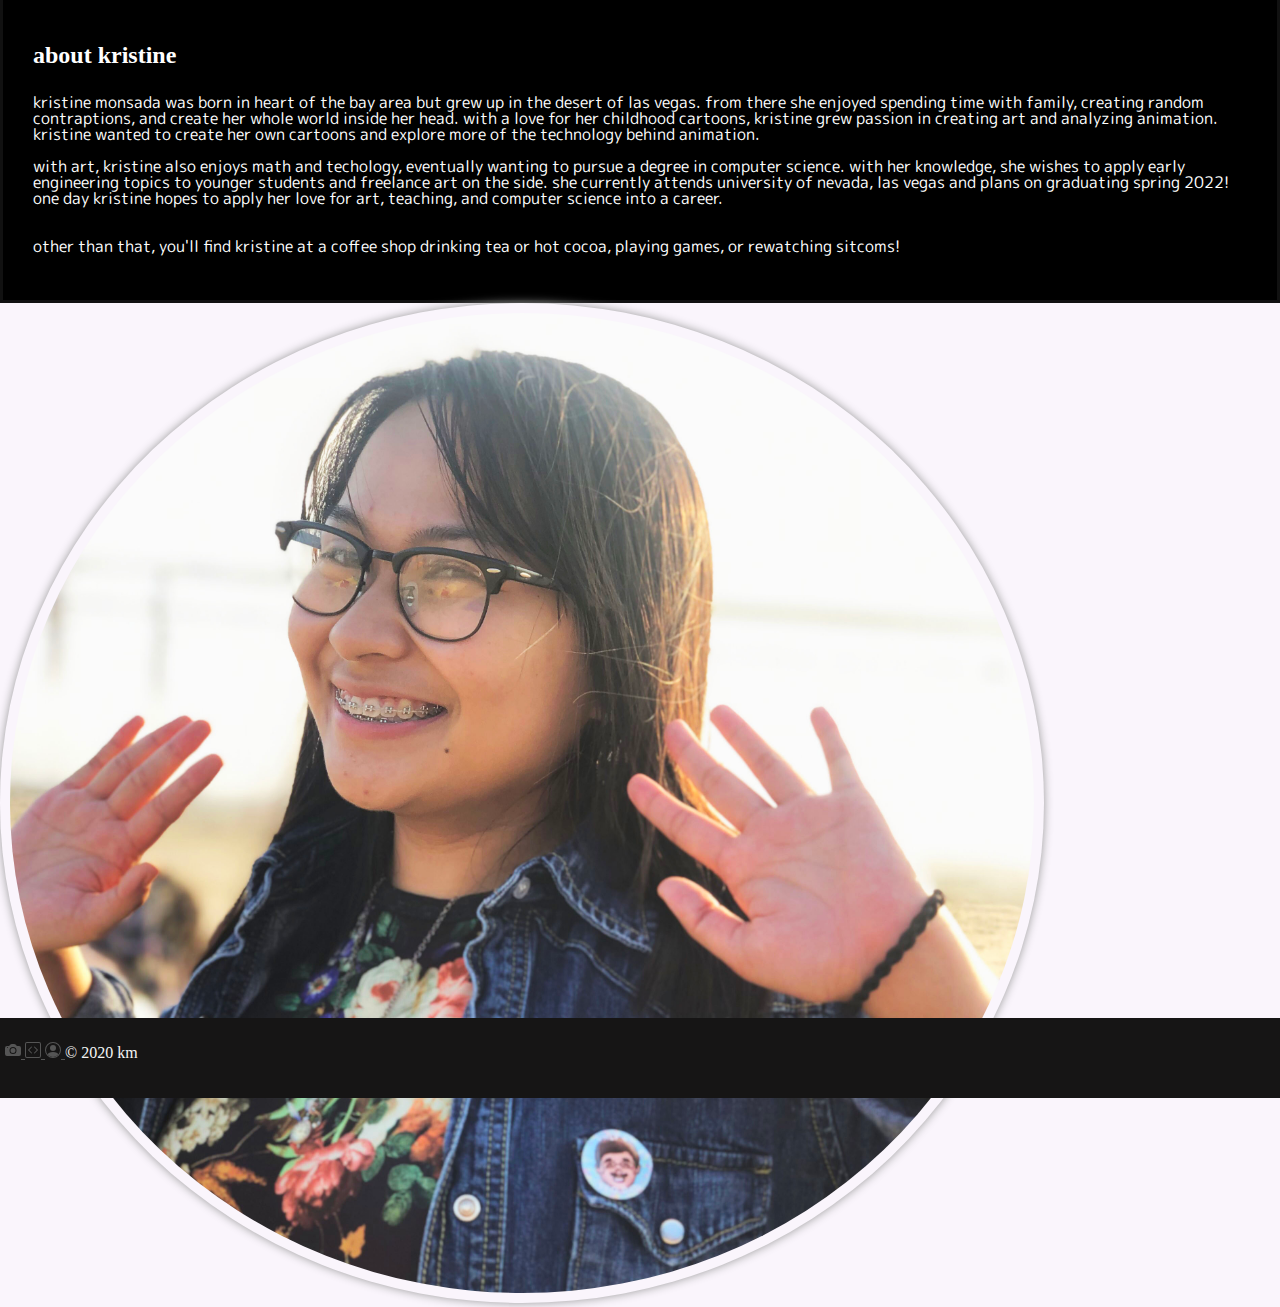
<file: about.html>
<!DOCTYPE html>
<html lang="en">
  <head>
  
    <title>about.</title>
    <meta charset="utf-8">
    <meta name="viewport" content="width=device-width, initial-scale=1">
    <link rel="stylesheet" href="https://stackpath.bootstrapcdn.com/bootstrap/4.1.3/css/bootstrap.min.css" integrity="sha384-MCw98/SFnGE8fJT3GXwEOngsV7Zt27NXFoaoApmYm81iuXoPkFOJwJ8ERdknLPMO" crossorigin="anonymous">
    <link rel="stylesheet" type="text/css" href="main.css">
    <style>
      @import url('https://fonts.googleapis.com/css2?family=M+PLUS+Rounded+1c&display=swap');
    </style>
  </head>
<body>
<script src="https://code.jquery.com/jquery-3.3.1.slim.min.js" integrity="sha384-q8i/X+965DzO0rT7abK41JStQIAqVgRVzpbzo5smXKp4YfRvH+8abtTE1Pi6jizo" crossorigin="anonymous"></script>
<script src="https://stackpath.bootstrapcdn.com/bootstrap/4.1.3/js/bootstrap.min.js" integrity="sha384-ChfqqxuZUCnJSK3+MXmPNIyE6ZbWh2IMqE241rYiqJxyMiZ6OW/JmZQ5stwEULTy" crossorigin="anonymous"></script>

<nav class="navbar navbar-expand-md">
  <a class="navbar-brand" href="https://kristinethellama.github.io/"><img src="images/logo.png" class="img-responsive" alt=""/></a></div>
  <button class="navbar-toggler navbar-dark" type="button" data-toggle="collapse" data-target="#main-navigation">
    <span class="navbar-toggler-icon"></span>
  </button>
  <div class="collapse navbar-collapse" id="main-navigation">
    <ul class="navbar-nav">
      <li class="nav-item">
        <a class="nav-link" href="./index.html">welcome</a>
      </li>
      <li class="nav-item">
        <a class="nav-link" href="./about.html">about</a>
      </li>
      <li class="nav-item">
          <a class="nav-link" href="./portfolio.html">work</a>
      </li>
      <li class="nav-item">
          <a class="nav-link" href="./experience.html">experience</a>
      </li>
      <li class="nav-item">
        <a class="nav-link" href="./contact.html">contact</a>
      </li>
    </ul>
  </div>
</nav>

        <div class="aboutstuff">
            <section id="aboutme">
                <div class="container">
                        <div class="row">
                            <div class="col-sm-7">
                                <div class="coolborder">
                                    <h2 class="text-center">about kristine</h2>
                                    <p>kristine monsada was born in heart of the bay area but grew up in the desert of las vegas. from there she enjoyed spending time with 
                                        family, creating random contraptions, and create her whole world inside her head. with a love for her childhood cartoons, kristine grew passion 
                                        in creating art and analyzing animation. kristine wanted to create her own cartoons and explore more of the technology behind animation.
                                    <br><br>with art, kristine also enjoys math and techology, eventually wanting to pursue a degree in computer science. with her knowledge, she wishes to
                                        apply early engineering topics to younger students and freelance art on the side. she currently attends university of nevada, las vegas and plans on
                                        graduating spring 2022! one day kristine hopes to apply her love for art, teaching, and computer science into a career.</br></br>
                                    <br>other than that, you'll find kristine at a coffee shop drinking tea or hot cocoa, playing games, or rewatching sitcoms!</br>
                                    </p>
                                </div>
                            </div>
                            <div class="col-sm-5">
                                <div class="image-wrap">
                                    <img src="images/pfp.jpg" style="max-width:100%;height:auto;">
                                </div>
                            </div>
                        </div>
                </div>
            </section>
        </div>


        <footer class="footer">
          <div class="container">
            <div class="p-row">
              <div class="p-column">
                <a class="navbar-brand" href="https://www.instagram.com/kristinethellama/">
                  <svg width="1em" height="1em" viewBox="0 0 16 16" class="bi bi-camera-fill" fill="currentColor" xmlns="http://www.w3.org/2000/svg" class="img-responsive" alt="">
                    <path d="M10.5 8.5a2.5 2.5 0 1 1-5 0 2.5 2.5 0 0 1 5 0z"/>
                    <path fill-rule="evenodd" d="M2 4a2 2 0 0 0-2 2v6a2 2 0 0 0 2 2h12a2 2 0 0 0 2-2V6a2 2 0 0 0-2-2h-1.172a2 2 0 0 1-1.414-.586l-.828-.828A2 2 0 0 0 9.172 2H6.828a2 2 0 0 0-1.414.586l-.828.828A2 2 0 0 1 3.172 4H2zm.5 2a.5.5 0 1 0 0-1 .5.5 0 0 0 0 1zm9 2.5a3.5 3.5 0 1 1-7 0 3.5 3.5 0 0 1 7 0z"/>
                  </svg>
                </a>
        
                <a class="navbar-brand" href="https://github.com/kristinethellama">
                  <svg width="1em" height="1em" viewBox="0 0 16 16" class="bi bi-code-square" fill="currentColor" xmlns="http://www.w3.org/2000/svg">
                    <path fill-rule="evenodd" d="M14 1H2a1 1 0 0 0-1 1v12a1 1 0 0 0 1 1h12a1 1 0 0 0 1-1V2a1 1 0 0 0-1-1zM2 0a2 2 0 0 0-2 2v12a2 2 0 0 0 2 2h12a2 2 0 0 0 2-2V2a2 2 0 0 0-2-2H2z"/>
                    <path fill-rule="evenodd" d="M6.854 4.646a.5.5 0 0 1 0 .708L4.207 8l2.647 2.646a.5.5 0 0 1-.708.708l-3-3a.5.5 0 0 1 0-.708l3-3a.5.5 0 0 1 .708 0zm2.292 0a.5.5 0 0 0 0 .708L11.793 8l-2.647 2.646a.5.5 0 0 0 .708.708l3-3a.5.5 0 0 0 0-.708l-3-3a.5.5 0 0 0-.708 0z"/>
                  </svg>
                </a>
        
                <a class="navbar-brand" href="https://www.linkedin.com/in/kristine-m-838215123/">
                  <svg width="1em" height="1em" viewBox="0 0 16 16" class="bi bi-person-circle" fill="currentColor" xmlns="http://www.w3.org/2000/svg">
                    <path d="M13.468 12.37C12.758 11.226 11.195 10 8 10s-4.757 1.225-5.468 2.37A6.987 6.987 0 0 0 8 15a6.987 6.987 0 0 0 5.468-2.63z"/>
                    <path fill-rule="evenodd" d="M8 9a3 3 0 1 0 0-6 3 3 0 0 0 0 6z"/>
                    <path fill-rule="evenodd" d="M8 1a7 7 0 1 0 0 14A7 7 0 0 0 8 1zM0 8a8 8 0 1 1 16 0A8 8 0 0 1 0 8z"/>
                  </svg>
                </a>
                <span class="text-muted" style="color: whitesmoke">© 2020 km</span>
        
              </div>            
              </div>
            </div>
          </div>
        </footer>

</body>
</html>
</file>
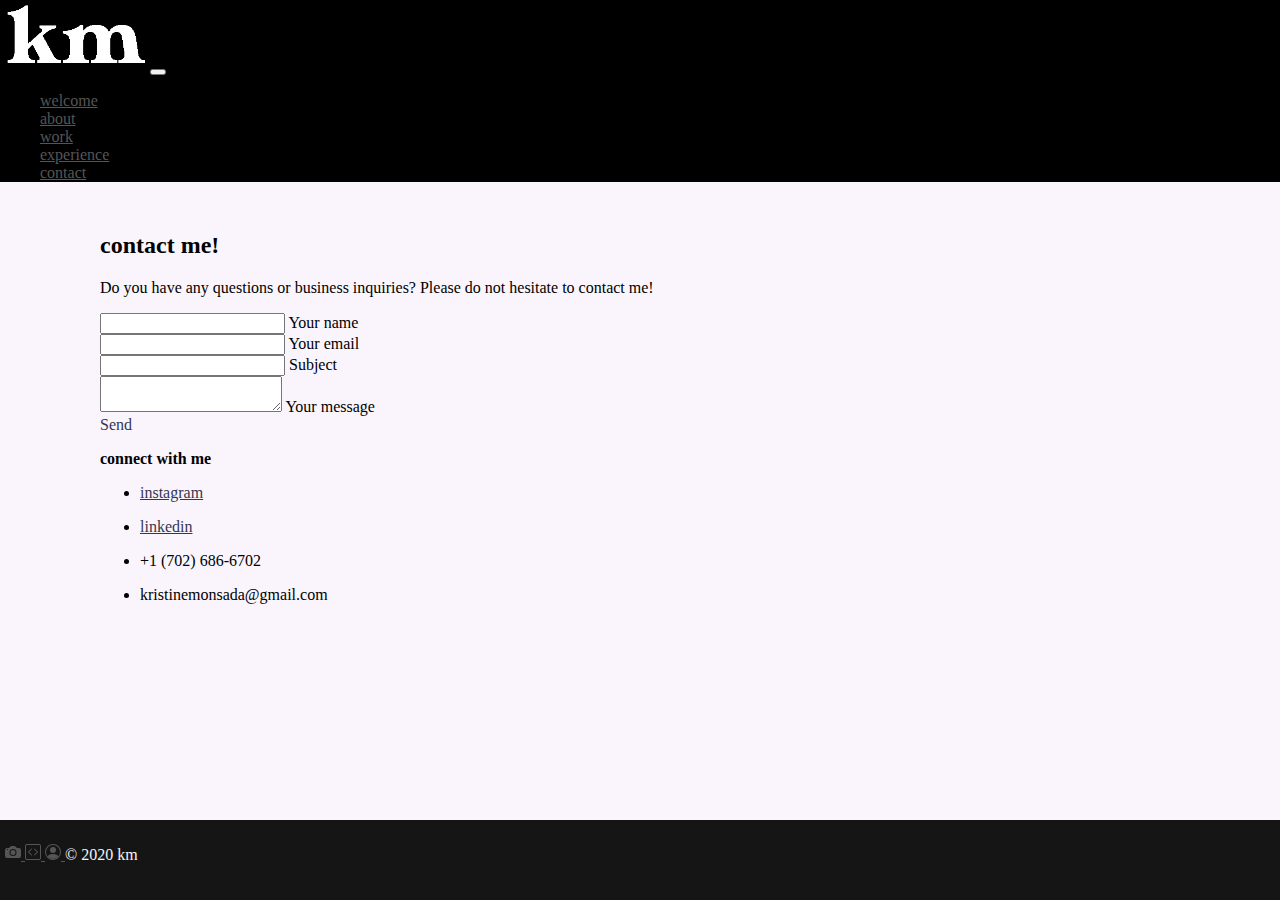
<file: contact.html>
<!DOCTYPE html>
<html lang="en">
  <head>
  
    <title>contact me.</title>
    <meta charset="utf-8">
    <meta name="viewport" content="width=device-width, initial-scale=1">
    <link rel="stylesheet" href="https://stackpath.bootstrapcdn.com/bootstrap/4.1.3/css/bootstrap.min.css" integrity="sha384-MCw98/SFnGE8fJT3GXwEOngsV7Zt27NXFoaoApmYm81iuXoPkFOJwJ8ERdknLPMO" crossorigin="anonymous">
    <link rel="stylesheet" type="text/css" href="main.css">
    <style>
      @import url('https://fonts.googleapis.com/css2?family=M+PLUS+Rounded+1c&display=swap');
      </style>
  </head>
<body>
<script src="https://code.jquery.com/jquery-3.3.1.slim.min.js" integrity="sha384-q8i/X+965DzO0rT7abK41JStQIAqVgRVzpbzo5smXKp4YfRvH+8abtTE1Pi6jizo" crossorigin="anonymous"></script>
<script src="https://stackpath.bootstrapcdn.com/bootstrap/4.1.3/js/bootstrap.min.js" integrity="sha384-ChfqqxuZUCnJSK3+MXmPNIyE6ZbWh2IMqE241rYiqJxyMiZ6OW/JmZQ5stwEULTy" crossorigin="anonymous"></script>


<nav class="navbar navbar-expand-md">
  <a class="navbar-brand" href="https://kristinethellama.github.io/"><img src="images/logo.png" class="img-responsive" alt=""/></a></div>
  <button class="navbar-toggler navbar-dark" type="button" data-toggle="collapse" data-target="#main-navigation">
    <span class="navbar-toggler-icon"></span>
  </button>
  <div class="collapse navbar-collapse" id="main-navigation">
    <ul class="navbar-nav">
      <li class="nav-item">
        <a class="nav-link" href="./index.html">welcome</a>
      </li>
      <li class="nav-item">
        <a class="nav-link" href="./about.html">about</a>
      </li>
      <li class="nav-item">
          <a class="nav-link" href="./portfolio.html">work</a>
      </li>
      <li class="nav-item">
          <a class="nav-link" href="./experience.html">experience</a>
      </li>
      <li class="nav-item">
        <a class="nav-link" href="./contact.html">contact</a>
      </li>
    </ul>
  </div>
</nav>

<!--Section: Contact v.2-->
<section class="mb-4">

  <!--Section heading-->
  <h2 class="h1-responsive font-weight-bold text-center my-4">contact me!</h2>
  <!--Section description-->
  <p class="text-center w-responsive mx-auto mb-5">Do you have any questions or business inquiries? Please do not hesitate to contact me!</p>

  <div class="row">

      <!--Grid column-->
      <div class="col-md-9 mb-md-0 mb-5">
          <form id="contact-form" name="contact-form" action="mail.php" method="POST">

              <!--Grid row-->
              <div class="row">

                  <!--Grid column-->
                  <div class="col-md-6">
                      <div class="md-form mb-0">
                          <input type="text" id="name" name="name" class="form-control">
                          <label for="name" class="">Your name</label>
                      </div>
                  </div>
                  <!--Grid column-->

                  <!--Grid column-->
                  <div class="col-md-6">
                      <div class="md-form mb-0">
                          <input type="text" id="email" name="email" class="form-control">
                          <label for="email" class="">Your email</label>
                      </div>
                  </div>
                  <!--Grid column-->

              </div>
              <!--Grid row-->

              <!--Grid row-->
              <div class="row">
                  <div class="col-md-12">
                      <div class="md-form mb-0">
                          <input type="text" id="subject" name="subject" class="form-control">
                          <label for="subject" class="">Subject</label>
                      </div>
                  </div>
              </div>
              <!--Grid row-->

              <!--Grid row-->
              <div class="row">

                  <!--Grid column-->
                  <div class="col-md-12">

                      <div class="md-form">
                          <textarea type="text" id="message" name="message" rows="2" class="form-control md-textarea"></textarea>
                          <label for="message">Your message</label>
                      </div>

                  </div>
              </div>
              <!--Grid row-->

          </form>

          <div class="text-center text-md-left">
            <a class="btn btn-primary" onclick="validateForm();">Send</a>
          </div>
          <div class="status"></div>
      </div>
      <!--Grid column-->

      <!--Grid column-->
      <div class="col-md-3 text-center">
        <p><b>connect with me</b></p>
          <ul class="list-unstyled mb-0">
              <li><i class="fas fa-map-marker-alt fa-2x"></i>
                <p><a href="https://www.instagram.com/kristinethellama/">instagram</a></p>
              </li>

              <li><i class="fas fa-map-marker-alt fa-2x"></i>
                <p><a href="https://www.linkedin.com/in/kristine-m-838215123/">linkedin</a></p>
              </li>

              <li><i class="fas fa-phone mt-4 fa-2x"></i>
                  <p>+1 (702) 686-6702</p>
              </li>

              <li><i class="fas fa-envelope mt-4 fa-2x"></i>
                  <p>kristinemonsada@gmail.com</p>
              </li>
          </ul>
      </div>
      <!--Grid column-->

  </div>

</section>
<!--Section: Contact v.2-->

<footer class="footer">
  <div class="container">
    <div class="p-row">
      <div class="p-column">
        <a class="navbar-brand" href="https://www.instagram.com/kristinethellama/">
          <svg width="1em" height="1em" viewBox="0 0 16 16" class="bi bi-camera-fill" fill="currentColor" xmlns="http://www.w3.org/2000/svg" class="img-responsive" alt="">
            <path d="M10.5 8.5a2.5 2.5 0 1 1-5 0 2.5 2.5 0 0 1 5 0z"/>
            <path fill-rule="evenodd" d="M2 4a2 2 0 0 0-2 2v6a2 2 0 0 0 2 2h12a2 2 0 0 0 2-2V6a2 2 0 0 0-2-2h-1.172a2 2 0 0 1-1.414-.586l-.828-.828A2 2 0 0 0 9.172 2H6.828a2 2 0 0 0-1.414.586l-.828.828A2 2 0 0 1 3.172 4H2zm.5 2a.5.5 0 1 0 0-1 .5.5 0 0 0 0 1zm9 2.5a3.5 3.5 0 1 1-7 0 3.5 3.5 0 0 1 7 0z"/>
          </svg>
        </a>

        <a class="navbar-brand" href="https://github.com/kristinethellama">
          <svg width="1em" height="1em" viewBox="0 0 16 16" class="bi bi-code-square" fill="currentColor" xmlns="http://www.w3.org/2000/svg">
            <path fill-rule="evenodd" d="M14 1H2a1 1 0 0 0-1 1v12a1 1 0 0 0 1 1h12a1 1 0 0 0 1-1V2a1 1 0 0 0-1-1zM2 0a2 2 0 0 0-2 2v12a2 2 0 0 0 2 2h12a2 2 0 0 0 2-2V2a2 2 0 0 0-2-2H2z"/>
            <path fill-rule="evenodd" d="M6.854 4.646a.5.5 0 0 1 0 .708L4.207 8l2.647 2.646a.5.5 0 0 1-.708.708l-3-3a.5.5 0 0 1 0-.708l3-3a.5.5 0 0 1 .708 0zm2.292 0a.5.5 0 0 0 0 .708L11.793 8l-2.647 2.646a.5.5 0 0 0 .708.708l3-3a.5.5 0 0 0 0-.708l-3-3a.5.5 0 0 0-.708 0z"/>
          </svg>
        </a>

        <a class="navbar-brand" href="https://www.linkedin.com/in/kristine-m-838215123/">
          <svg width="1em" height="1em" viewBox="0 0 16 16" class="bi bi-person-circle" fill="currentColor" xmlns="http://www.w3.org/2000/svg">
            <path d="M13.468 12.37C12.758 11.226 11.195 10 8 10s-4.757 1.225-5.468 2.37A6.987 6.987 0 0 0 8 15a6.987 6.987 0 0 0 5.468-2.63z"/>
            <path fill-rule="evenodd" d="M8 9a3 3 0 1 0 0-6 3 3 0 0 0 0 6z"/>
            <path fill-rule="evenodd" d="M8 1a7 7 0 1 0 0 14A7 7 0 0 0 8 1zM0 8a8 8 0 1 1 16 0A8 8 0 0 1 0 8z"/>
          </svg>
        </a>
        <span class="text-muted" style="color: whitesmoke">© 2020 km</span>

      </div>            
      </div>
    </div>
  </div>
</footer>

</body>
</html>
</file>
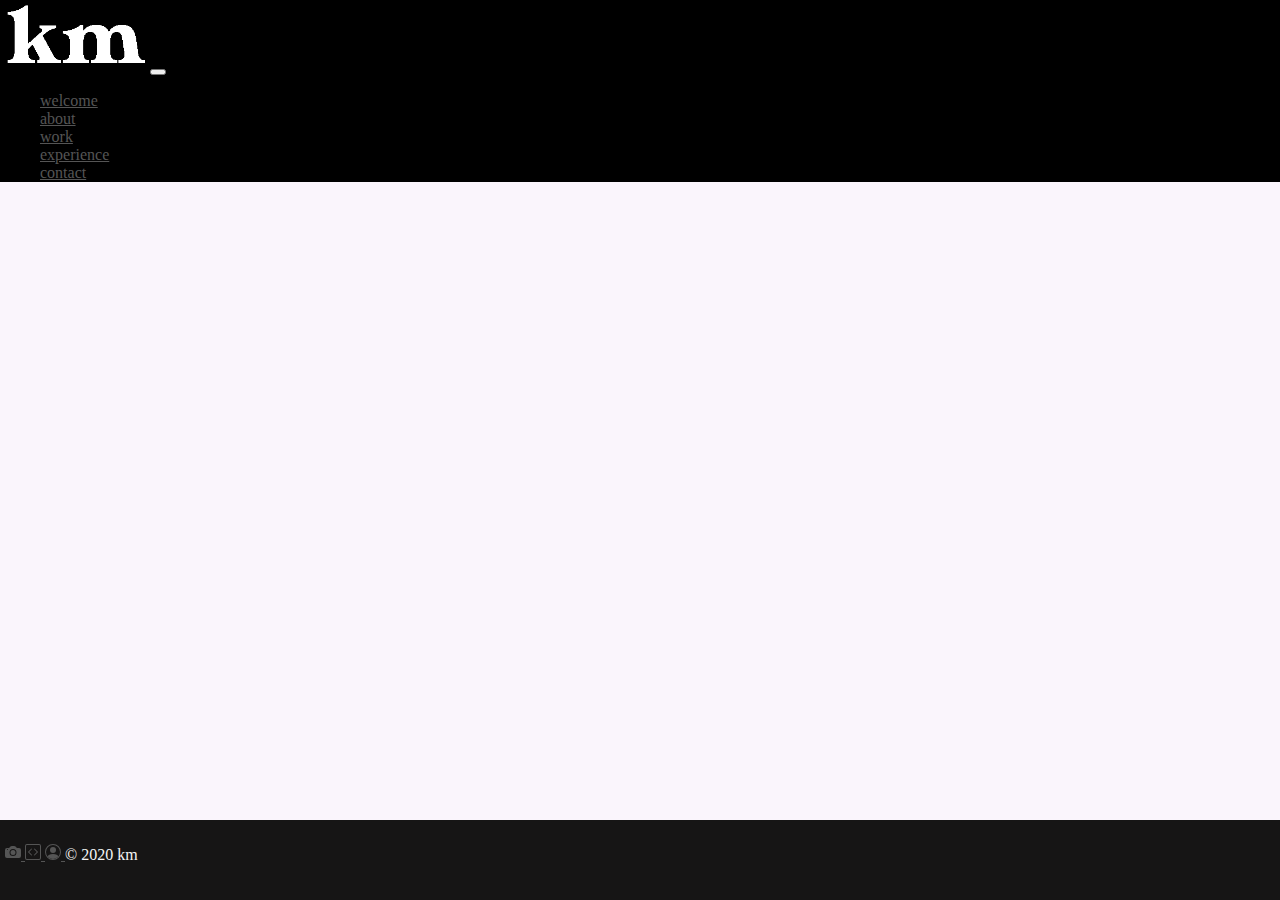
<file: experience.html>
<!DOCTYPE html>
<html lang="en">
<head>
    <link rel="stylesheet" href="https://stackpath.bootstrapcdn.com/bootstrap/4.1.3/css/bootstrap.min.css" integrity="sha384-MCw98/SFnGE8fJT3GXwEOngsV7Zt27NXFoaoApmYm81iuXoPkFOJwJ8ERdknLPMO" crossorigin="anonymous">
    <link rel="stylesheet" type="text/css" href="main.css">
    <style>
      @import url('https://fonts.googleapis.com/css2?family=M+PLUS+Rounded+1c&display=swap');
      </style>
    <title>kristine monsada.</title>
  
  <meta charset="utf-8">
  <meta name="viewport" content="width=device-width, initial-scale=1">
</head>
<body>
    <script src="https://code.jquery.com/jquery-3.3.1.slim.min.js" integrity="sha384-q8i/X+965DzO0rT7abK41JStQIAqVgRVzpbzo5smXKp4YfRvH+8abtTE1Pi6jizo" crossorigin="anonymous"></script>
    <script src="https://stackpath.bootstrapcdn.com/bootstrap/4.1.3/js/bootstrap.min.js" integrity="sha384-ChfqqxuZUCnJSK3+MXmPNIyE6ZbWh2IMqE241rYiqJxyMiZ6OW/JmZQ5stwEULTy" crossorigin="anonymous"></script>
    <script src="main.js"></script>

    
    <nav class="navbar navbar-expand-md">
        <a class="navbar-brand" href="https://kristinethellama.github.io/"><img src="images/logo.png" class="img-responsive" alt=""/></a></div>
        <button class="navbar-toggler navbar-dark" type="button" data-toggle="collapse" data-target="#main-navigation">
          <span class="navbar-toggler-icon"></span>
        </button>
        <div class="collapse navbar-collapse" id="main-navigation">
          <ul class="navbar-nav">
            <li class="nav-item">
              <a class="nav-link" href="./index.html">welcome</a>
            </li>
            <li class="nav-item">
              <a class="nav-link" href="./about.html">about</a>
            </li>
            <li class="nav-item">
                <a class="nav-link" href="./portfolio.html">work</a>
            </li>
            <li class="nav-item">
                <a class="nav-link" href="./experience.html">experience</a>
            </li>
            <li class="nav-item">
              <a class="nav-link" href="./contact.html">contact</a>
            </li>
          </ul>
        </div>
    </nav>
    

    <footer class="footer">
        <div class="container">
          <div class="p-row">
            <div class="p-column">
              <a class="navbar-brand" href="https://www.instagram.com/kristinethellama/">
                <svg width="1em" height="1em" viewBox="0 0 16 16" class="bi bi-camera-fill" fill="currentColor" xmlns="http://www.w3.org/2000/svg" class="img-responsive" alt="">
                  <path d="M10.5 8.5a2.5 2.5 0 1 1-5 0 2.5 2.5 0 0 1 5 0z"/>
                  <path fill-rule="evenodd" d="M2 4a2 2 0 0 0-2 2v6a2 2 0 0 0 2 2h12a2 2 0 0 0 2-2V6a2 2 0 0 0-2-2h-1.172a2 2 0 0 1-1.414-.586l-.828-.828A2 2 0 0 0 9.172 2H6.828a2 2 0 0 0-1.414.586l-.828.828A2 2 0 0 1 3.172 4H2zm.5 2a.5.5 0 1 0 0-1 .5.5 0 0 0 0 1zm9 2.5a3.5 3.5 0 1 1-7 0 3.5 3.5 0 0 1 7 0z"/>
                </svg>
              </a>
      
              <a class="navbar-brand" href="https://github.com/kristinethellama">
                <svg width="1em" height="1em" viewBox="0 0 16 16" class="bi bi-code-square" fill="currentColor" xmlns="http://www.w3.org/2000/svg">
                  <path fill-rule="evenodd" d="M14 1H2a1 1 0 0 0-1 1v12a1 1 0 0 0 1 1h12a1 1 0 0 0 1-1V2a1 1 0 0 0-1-1zM2 0a2 2 0 0 0-2 2v12a2 2 0 0 0 2 2h12a2 2 0 0 0 2-2V2a2 2 0 0 0-2-2H2z"/>
                  <path fill-rule="evenodd" d="M6.854 4.646a.5.5 0 0 1 0 .708L4.207 8l2.647 2.646a.5.5 0 0 1-.708.708l-3-3a.5.5 0 0 1 0-.708l3-3a.5.5 0 0 1 .708 0zm2.292 0a.5.5 0 0 0 0 .708L11.793 8l-2.647 2.646a.5.5 0 0 0 .708.708l3-3a.5.5 0 0 0 0-.708l-3-3a.5.5 0 0 0-.708 0z"/>
                </svg>
              </a>
      
              <a class="navbar-brand" href="https://www.linkedin.com/in/kristine-m-838215123/">
                <svg width="1em" height="1em" viewBox="0 0 16 16" class="bi bi-person-circle" fill="currentColor" xmlns="http://www.w3.org/2000/svg">
                  <path d="M13.468 12.37C12.758 11.226 11.195 10 8 10s-4.757 1.225-5.468 2.37A6.987 6.987 0 0 0 8 15a6.987 6.987 0 0 0 5.468-2.63z"/>
                  <path fill-rule="evenodd" d="M8 9a3 3 0 1 0 0-6 3 3 0 0 0 0 6z"/>
                  <path fill-rule="evenodd" d="M8 1a7 7 0 1 0 0 14A7 7 0 0 0 8 1zM0 8a8 8 0 1 1 16 0A8 8 0 0 1 0 8z"/>
                </svg>
              </a>
              <span class="text-muted" style="color: whitesmoke">© 2020 km</span>
      
            </div>            
            </div>
          </div>
        </div>
      </footer>
</body>
</html>
</file>
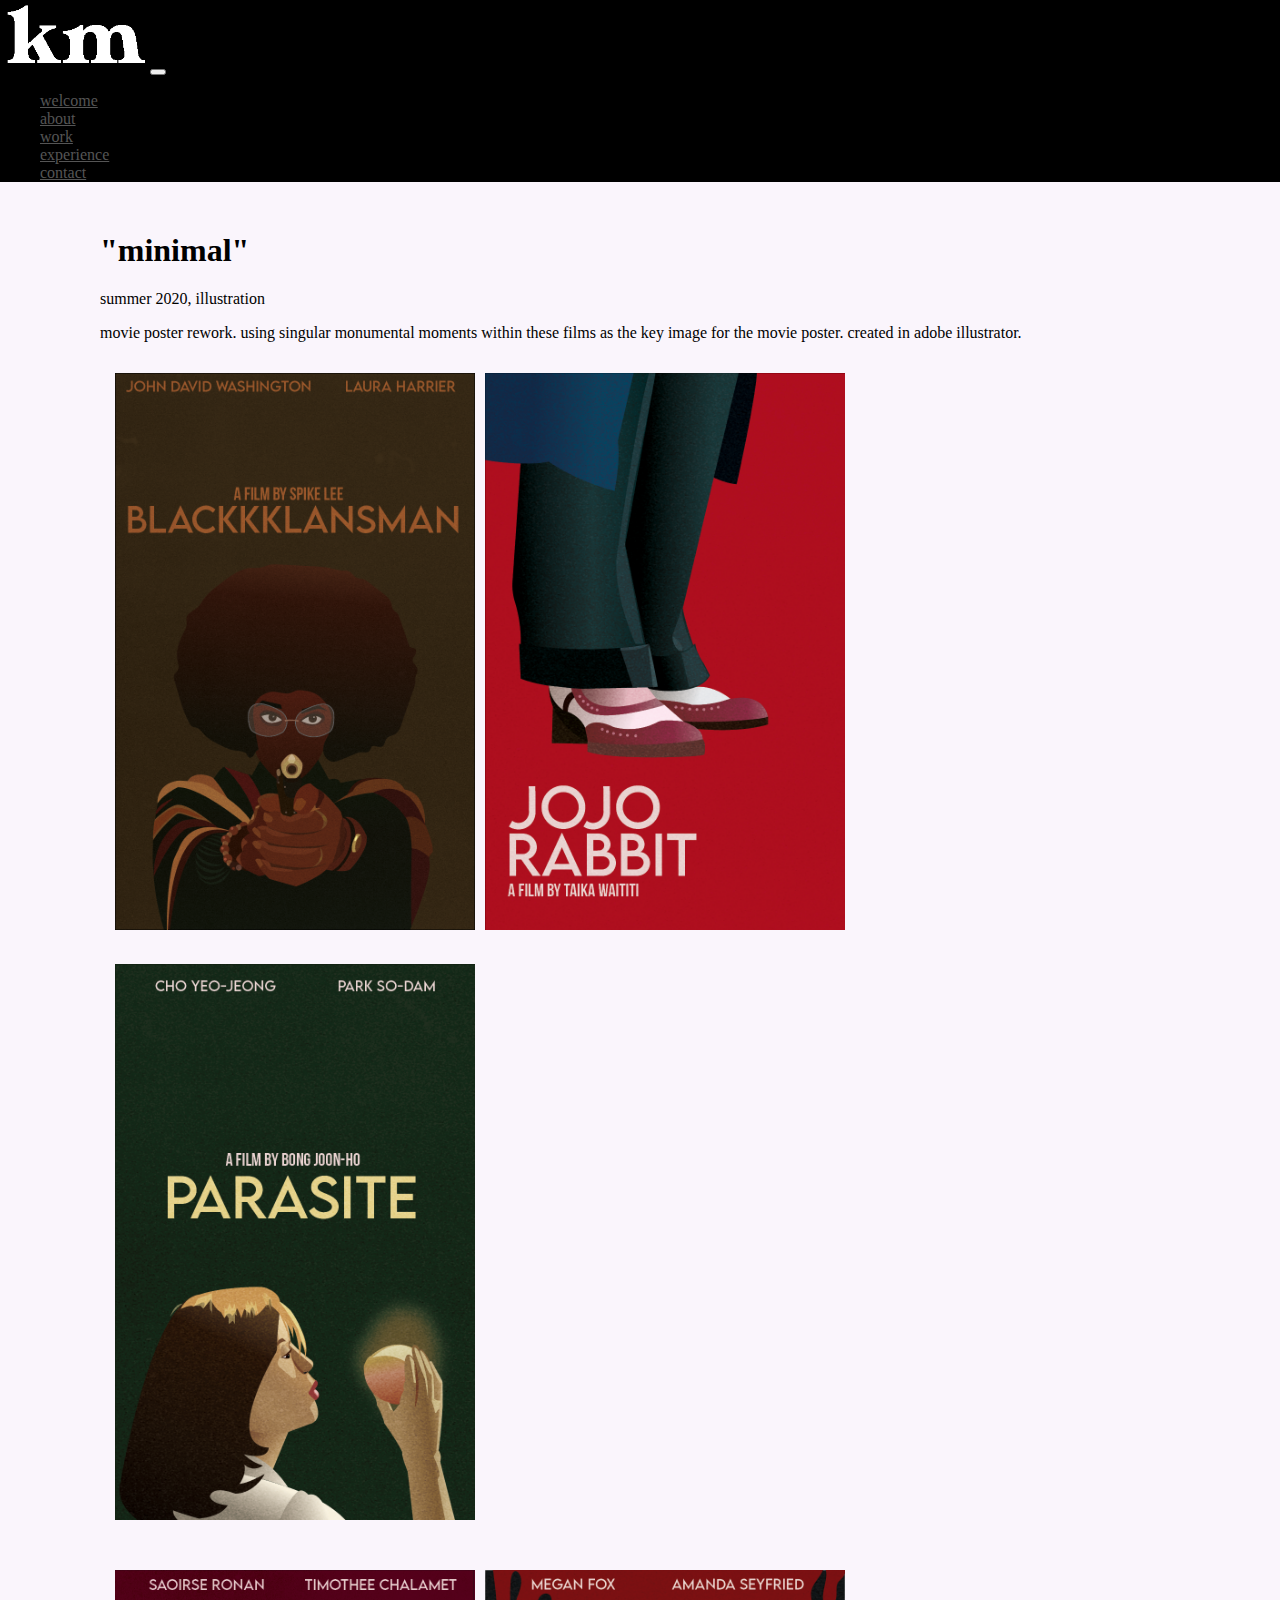
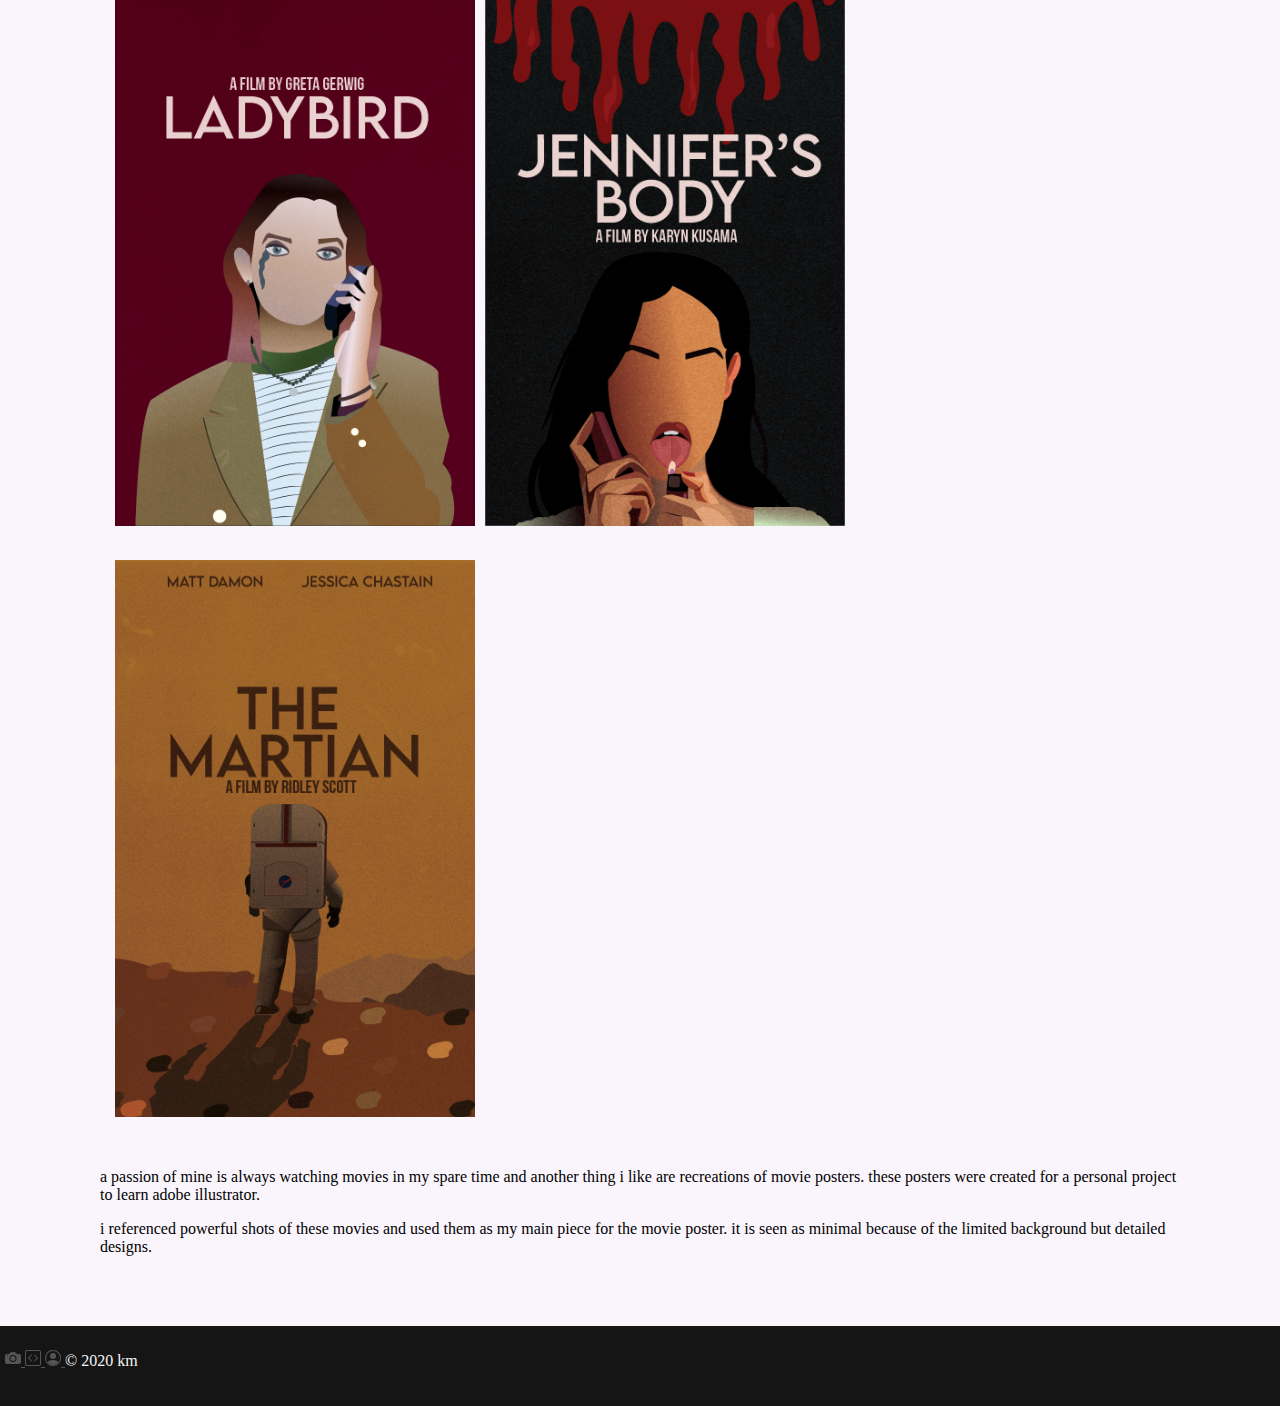
<file: portfolio.html>
<!DOCTYPE html>
<html lang="en">
  <head>
  
    <title>work.</title>
    <meta charset="utf-8">
    <meta name="viewport" content="width=device-width, initial-scale=1">
    <link rel="stylesheet" href="https://stackpath.bootstrapcdn.com/bootstrap/4.1.3/css/bootstrap.min.css" integrity="sha384-MCw98/SFnGE8fJT3GXwEOngsV7Zt27NXFoaoApmYm81iuXoPkFOJwJ8ERdknLPMO" crossorigin="anonymous">
    <link rel="stylesheet" type="text/css" href="main.css">
    <style>
      @import url('https://fonts.googleapis.com/css2?family=M+PLUS+Rounded+1c&display=swap');
      </style>
  </head>
<body>
<script src="https://code.jquery.com/jquery-3.3.1.slim.min.js" integrity="sha384-q8i/X+965DzO0rT7abK41JStQIAqVgRVzpbzo5smXKp4YfRvH+8abtTE1Pi6jizo" crossorigin="anonymous"></script>
<script src="https://stackpath.bootstrapcdn.com/bootstrap/4.1.3/js/bootstrap.min.js" integrity="sha384-ChfqqxuZUCnJSK3+MXmPNIyE6ZbWh2IMqE241rYiqJxyMiZ6OW/JmZQ5stwEULTy" crossorigin="anonymous"></script>

<nav class="navbar navbar-expand-md">
  <a class="navbar-brand" href="https://kristinethellama.github.io/"><img src="images/logo.png" class="img-responsive" alt=""/></a></div>
  <button class="navbar-toggler navbar-dark" type="button" data-toggle="collapse" data-target="#main-navigation">
    <span class="navbar-toggler-icon"></span>
  </button>
  <div class="collapse navbar-collapse" id="main-navigation">
    <ul class="navbar-nav">
      <li class="nav-item">
        <a class="nav-link" href="./index.html">welcome</a>
      </li>
      <li class="nav-item">
        <a class="nav-link" href="./about.html">about</a>
      </li>
      <li class="nav-item">
          <a class="nav-link" href="./portfolio.html">work</a>
      </li>
      <li class="nav-item">
          <a class="nav-link" href="./experience.html">experience</a>
      </li>
      <li class="nav-item">
        <a class="nav-link" href="./contact.html">contact</a>
      </li>
    </ul>
  </div>
</nav>

<div class="page-content">
    <h1 class="mb0">"minimal"</h1>
    <div class="meta"><span>summer 2020, illustration</span></div>
    <p>movie poster rework. using singular monumental moments within these films as the key image for the movie poster. created in adobe illustrator.</p>
    <div class="image-art">
        <div class="p-row">
            <div class="p-column">
                <img src="art/blackkklansmanMinimal.png" alt="blackkklansmanMinimal">
            </div>
            <div class="p-column">
                <img src="art/jojoRabitMinimal.png" alt="jojoRabitMinimal">
            </div>
            <div class="p-column">
                <img src="art/parasiteMinimal.png" alt="parasiteMinimal"></p>
            </div>
        </div>

        <div class="p-row">
            <div class="p-column">
                <img src="art/ladybirdMinimal.png" alt="ladybirdMinimal">
            </div>
            <div class="p-column">
                <img src="art/jennifersBodyMinimal2.png" alt="jennifersBodyMinimal2">
            </div>
            <div class="p-column">
                <img src="art/theMartianMinimal.png" alt="theMartianMinimal"></p>
            </div>
        </div>
    </div>
    
    <p>a passion of mine is always watching movies in my spare time and another thing i like are recreations of movie posters. these posters were created for a personal project to learn adobe illustrator.</p>
    <p>i referenced powerful shots of these movies and used them as my main piece for the movie poster. it is seen as minimal because of the limited background but detailed designs.</p>
</div>

<footer class="footer">
  <div class="container">
    <div class="p-row">
      <div class="p-column">
        <a class="navbar-brand" href="https://www.instagram.com/kristinethellama/">
          <svg width="1em" height="1em" viewBox="0 0 16 16" class="bi bi-camera-fill" fill="currentColor" xmlns="http://www.w3.org/2000/svg" class="img-responsive" alt="">
            <path d="M10.5 8.5a2.5 2.5 0 1 1-5 0 2.5 2.5 0 0 1 5 0z"/>
            <path fill-rule="evenodd" d="M2 4a2 2 0 0 0-2 2v6a2 2 0 0 0 2 2h12a2 2 0 0 0 2-2V6a2 2 0 0 0-2-2h-1.172a2 2 0 0 1-1.414-.586l-.828-.828A2 2 0 0 0 9.172 2H6.828a2 2 0 0 0-1.414.586l-.828.828A2 2 0 0 1 3.172 4H2zm.5 2a.5.5 0 1 0 0-1 .5.5 0 0 0 0 1zm9 2.5a3.5 3.5 0 1 1-7 0 3.5 3.5 0 0 1 7 0z"/>
          </svg>
        </a>

        <a class="navbar-brand" href="https://github.com/kristinethellama">
          <svg width="1em" height="1em" viewBox="0 0 16 16" class="bi bi-code-square" fill="currentColor" xmlns="http://www.w3.org/2000/svg">
            <path fill-rule="evenodd" d="M14 1H2a1 1 0 0 0-1 1v12a1 1 0 0 0 1 1h12a1 1 0 0 0 1-1V2a1 1 0 0 0-1-1zM2 0a2 2 0 0 0-2 2v12a2 2 0 0 0 2 2h12a2 2 0 0 0 2-2V2a2 2 0 0 0-2-2H2z"/>
            <path fill-rule="evenodd" d="M6.854 4.646a.5.5 0 0 1 0 .708L4.207 8l2.647 2.646a.5.5 0 0 1-.708.708l-3-3a.5.5 0 0 1 0-.708l3-3a.5.5 0 0 1 .708 0zm2.292 0a.5.5 0 0 0 0 .708L11.793 8l-2.647 2.646a.5.5 0 0 0 .708.708l3-3a.5.5 0 0 0 0-.708l-3-3a.5.5 0 0 0-.708 0z"/>
          </svg>
        </a>

        <a class="navbar-brand" href="https://www.linkedin.com/in/kristine-m-838215123/">
          <svg width="1em" height="1em" viewBox="0 0 16 16" class="bi bi-person-circle" fill="currentColor" xmlns="http://www.w3.org/2000/svg">
            <path d="M13.468 12.37C12.758 11.226 11.195 10 8 10s-4.757 1.225-5.468 2.37A6.987 6.987 0 0 0 8 15a6.987 6.987 0 0 0 5.468-2.63z"/>
            <path fill-rule="evenodd" d="M8 9a3 3 0 1 0 0-6 3 3 0 0 0 0 6z"/>
            <path fill-rule="evenodd" d="M8 1a7 7 0 1 0 0 14A7 7 0 0 0 8 1zM0 8a8 8 0 1 1 16 0A8 8 0 0 1 0 8z"/>
          </svg>
        </a>
        <span class="text-muted" style="color: whitesmoke">© 2020 km</span>

      </div>            
      </div>
    </div>
  </div>
</footer>

</body>
</html>
</file>
<file: main.css>
html {
  position: relative;
  min-height: 100%;
}

body {
    padding: 0;
    margin: 0;
    background: #faf5fc;
  }

  @font-face {
    font-family: 'M PLUS Rounded 1c', sans-serif;
    src: url('https://fonts.googleapis.com/css2?family=M+PLUS+Rounded+1c&display=swap');
    src: local('fonts/MPLUSRounded1c-Regular.ttf'), 
         local('fonts/MPLUSRounded1c-Regular.ttf'), 
         url('MPLUSRounded1c-Regular') format('truetype'),
         url('MPLUSRounded1c-Regular.svg#font') format('svg'); 
}

  /*--- navigation bar ---*/
  .navbar {
    background:#000000;
  }
  .nav-link,
  .navbar-brand {
    color: rgb(85, 85, 85);
    cursor: pointer;
  }
  .nav-link {
    margin-right: 1em !important;
  }
  .nav-link:hover {
    color: rgb(116, 116, 116);
  }
  .navbar-collapse {
    justify-content: flex-end;
  }

  .header {
    background-image: url('images/bg.jpg');
    background-size: cover;
    background-position: center;
    position: relative;
  }

  .overlay {
    position: absolute;
    min-height: 100%;
    min-width: 100%;
    left: 0;
    top: 0;
    background: rgba(41, 41, 41, 0.6);
  }

  .img-responsive {
    height: auto;
    width: auto;
    max-height: 72px;
    max-width: 250px;
}

.footer {
  position: absolute;
  bottom: 0;
  width: 100%;
  height: 80px; /* Set the fixed height of the footer here */
  line-height: 60px; /* Vertically center the text there */
  background-color: #161515;
  color:  #161515;
}

  
  .description {
    left: 50%;
    position: absolute;
    top: 45%;
    transform: translate(-50%, -55%);
    text-align: center;
  }
  
  .description h1 {
    color: #fffcd3;
  }
  
  .description p {
    color: #fff;
    font-size: 1.3rem;
    line-height: 1.5;
    font-family: 'M PLUS Rounded 1c', sans-serif;
  }


  .aboutstuff {
    height: 100vh;
    display: flex;
    justify-content: center;
    align-items: center;
  }

  .aboutstuff p {
    font-size: 1.0rem;
    line-height: 1.0;
    text-align: left;
    color: white;
    font-family: 'M PLUS Rounded 1c', sans-serif;
  }

  .aboutstuff h2 {
    margin-bottom: 25px;
    color: white;
  }
  .image-wrap {width: 80%}
  .image-wrap img{
    width: 100%;
    padding: 10px;
    border-radius: 50%;
    box-shadow: 0 0 10px #999999;
  }

  .coolborder {
    border: 3px solid rgb(17, 17, 17);
    background: rgb(0, 0, 0);
    padding: 30px;
  }

  .mb-4 {
    display: block;
    margin: 50px 100px 150px;
  }

  a {
    color: rgb(53, 54, 83);
  }

  a:hover {
    color: rgb(98, 95, 145);
  }
  .page-content {
    display: block;
    margin: 50px 100px 150px;
  }

  .image-art{width: 100%}
  .image-art img{
    width: 100%;
    padding: 10px;
  }

  .p-column {
    float: left;
    width: 33.33%;
    padding: 5px;
  }
  
  /* Clear floats after image containers */
  .p-row::after {
    content: "";
    clear: both;
    display: table;
  }
</file>
